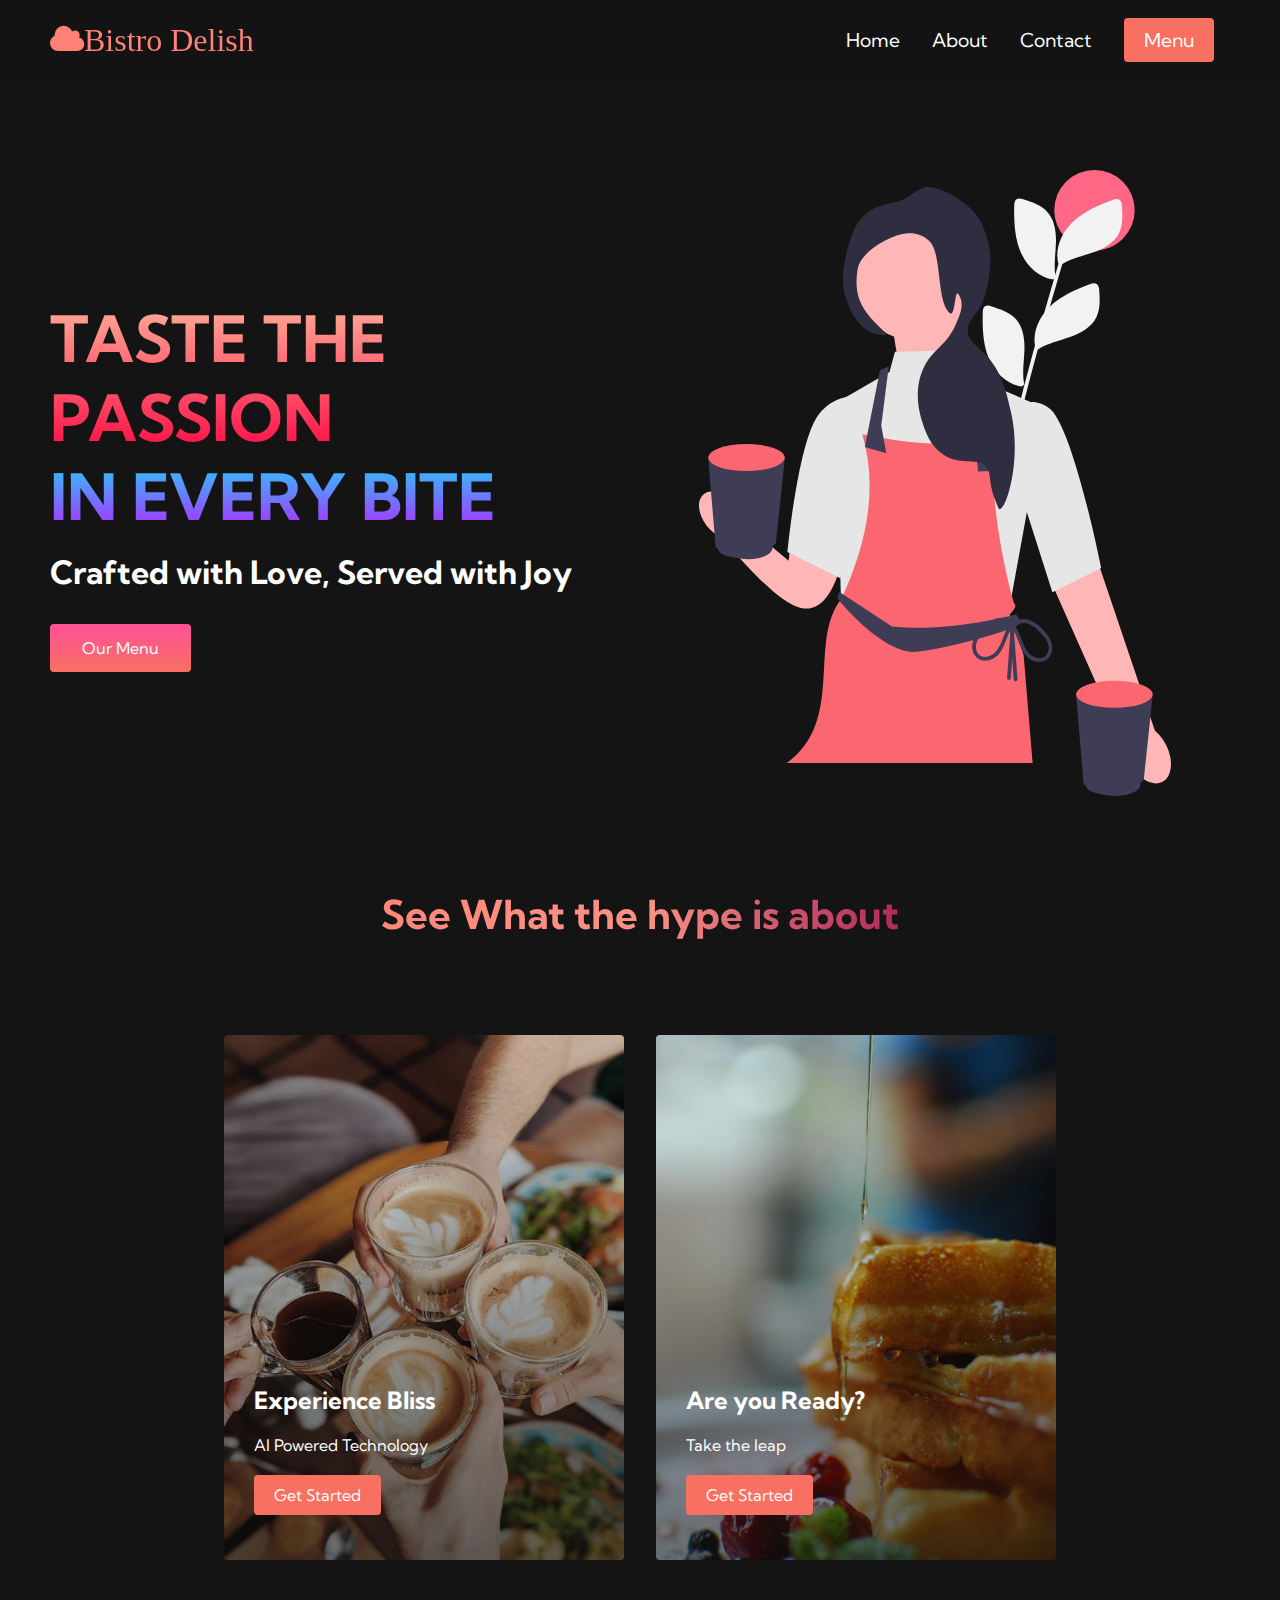
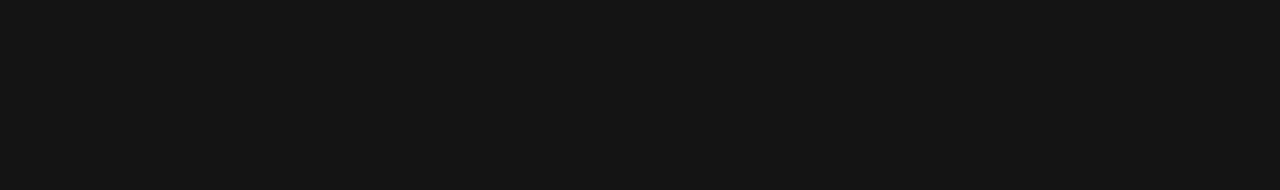
<file: index.html>
<!DOCTYPE html>
<html lang="en">
<head>
    <meta charset="UTF-8">
    <meta name="viewport" content="width=device-width, initial-scale=1.0">
    <title>Bistro Bloom</title>
    <link rel="stylesheet" href="styles.css">
    <link rel="stylesheet" href="https://cdnjs.cloudflare.com/ajax/libs/font-awesome/4.7.0/css/font-awesome.min.css">
    <link rel="preconnect" href="https://fonts.googleapis.com">
<link rel="preconnect" href="https://fonts.gstatic.com" crossorigin>
<link href="https://fonts.googleapis.com/css2?family=Kumbh+Sans:wght@100..900&display=swap" rel="stylesheet">
</head>
<body>

    <!-- Navbar Section -->
    <nav class="navbar">
        <div class="navbar__container">
            <a href="/index.html" i class="fa fa-cloud" id="navbar__logo">Bistro Delish</a>
            <div class="navbar__toggle" id="mobile-menu">
                <span class="bar"></span>
                <span class="bar"></span>
                <span class="bar"></span>
            </div>
            <ul class="navbar__menu">
                <li class="navbar__item">
                    <a href="index.html" class="navbar__links">Home</a>
                </li>
                <li class="navbar__item">
                    <a href="about.html" class="navbar__links">About</a>
                </li>
                <li class="navbar__item">
                    <a href="contact.html" class="navbar__links">Contact</a>
                </li>
                <li class="navbar__btn">
                    <a href="menu.html" class="button">Menu</a>
                </li>
            </ul>
        </div>
    </nav>   

    <!-- Hero Section -->
    <div class="main">
        <div class="main__container">
            <div class="main__content">
                <h1>TASTE THE PASSION</h1>
                <h2>IN EVERY BITE</h2>
                <p>Crafted with Love, Served with Joy</p>
                <button class="main__btn"><a href="/">Our Menu</a></button>
            </div>
            <div class="main__img--container">
                <img src="images/pic1.svg" alt="pic" id="main__img">
            </div>
        </div>
    </div>

    <!-- Service Section -->
<div class="services">
    <h1>See What the hype is about</h1>
    <div class="services__container">
        <div class="services__card">
            <h2>Experience Bliss</h2>
            <p>AI Powered Technology</p>
            <button class="services__card__button"><a href="/">Get Started</a></button>
        </div>
        <div class="services__card">
            <h2>Are you Ready?</h2>
            <p>Take the leap</p>
            <button class="services__card__button"><a href="/">Get Started</a></button>
        </div>
    </div>
</div>

<!-- Footer Section -->
<!----<div class="footer__container">
        <div class="footer__links">
            <div class="footer__link--wrapper">
                <div class="footer__link--items">
                    <h2>About Us</h2>
                    <a href="/">How it works</a>
                    <a href="/">Testimonials</a>
                    <a href="/">Careers</a>
                    <a href="/">Investments</a>
                    <a href="/">Terms of Service</a>
                </div>
                <div class="footer__link--items">
                    <h2>About Us</h2>
                    <a href="/">How it works</a>
                    <a href="/">Testimonials</a>
                    <a href="/">Careers</a>
                    <a href="/">Investments</a>
                    <a href="/">Terms of Service</a>
                </div>
            </div>
            <div class="footer__link--wrapper">
                <div class="footer__link--items">
                    <h2>About Us</h2>
                    <a href="/">How it works</a>
                    <a href="/">Testimonials</a>
                    <a href="/">Careers</a>
                    <a href="/">Investments</a>
                    <a href="/">Terms of Service</a>
                </div>
                <div class="footer__link--items">
                    <h2>About Us</h2>
                    <a href="/">How it works</a>
                    <a href="/">Testimonials</a>
                    <a href="/">Careers</a>
                    <a href="/">Investments</a>
                    <a href="/">Terms of Service</a>
                </div>
            </div>
        </div>
        <div class="social__media">
            <div class="social__media--wrap">
                <div class="footer__logo">
                    <a href="/" id="footer__logo"><i class="fa fa-cloud">Bistro</a>
                </div>
                <p class="website__right">NEXT 2020. All rights reserved</p>
                <div class="social__icons">
                    <a href="/" id="social__icon--link" target="blank">
                        <i class="fab fa-facebook"></i>
                    </a>
                </div>
            </div>
        </div>
    </div>
-->
    <script src="app.js"></script> 
</body>
</html>
</file>
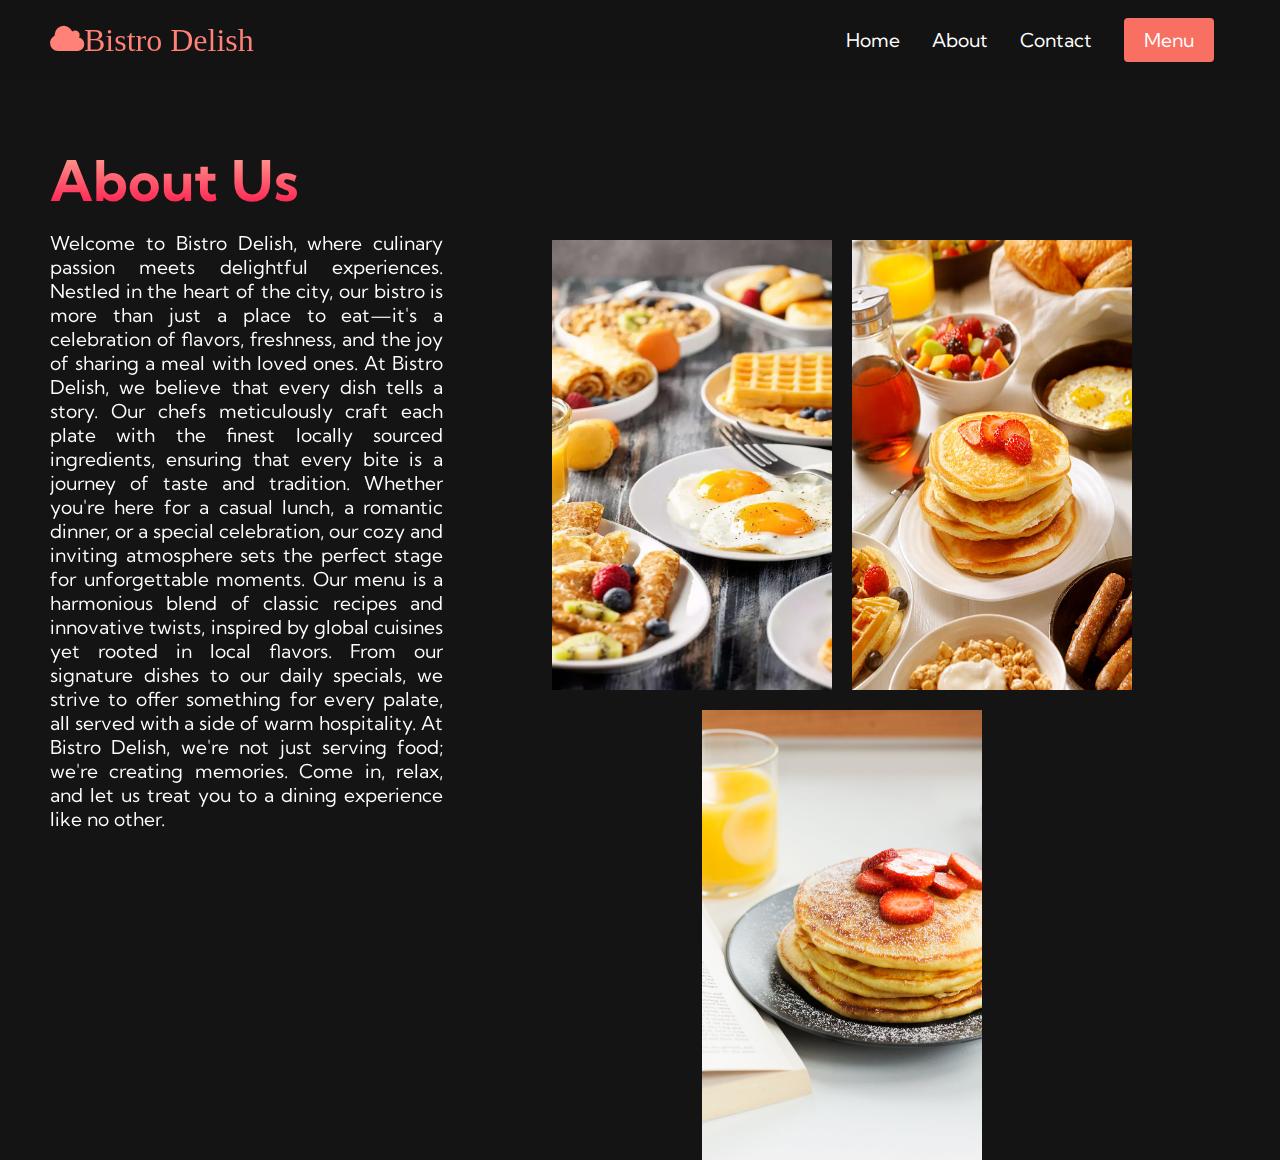
<file: about.html>
<!DOCTYPE html>
<html lang="en">
<head>
    <meta charset="UTF-8">
    <meta name="viewport" content="width=device-width, initial-scale=1.0">
    <title>Bistro Bloom</title>
    <link rel="stylesheet" href="styles.css">
    <link rel="stylesheet" href="https://cdnjs.cloudflare.com/ajax/libs/font-awesome/4.7.0/css/font-awesome.min.css">
    <link rel="preconnect" href="https://fonts.googleapis.com">
<link rel="preconnect" href="https://fonts.gstatic.com" crossorigin>
<link href="https://fonts.googleapis.com/css2?family=Kumbh+Sans:wght@100..900&display=swap" rel="stylesheet">
</head>
<body>    
    
    <!-- Navbar Section -->
    <nav class="navbar">
        <div class="navbar__container">
            <a href="index.html" i class="fa fa-cloud" id="navbar__logo">Bistro Delish</a>
            <div class="navbar__toggle" id="mobile-menu">
                <span class="bar"></span>
                <span class="bar"></span>
                <span class="bar"></span>
            </div>
            <ul class="navbar__menu">
                <li class="navbar__item">
                    <a href="index.html" class="navbar__links">Home</a>
                </li>
                <li class="navbar__item">
                    <a href="about.html" class="navbar__links">About</a>
                </li>
                <li class="navbar__item">
                    <a href="contact.html" class="navbar__links">Contact</a>
                </li>
                <li class="navbar__btn">
                    <a href="menu.html" class="button">Menu</a>
                </li>
            </ul>
        </div>
    </nav>      
    
        <!-- About Section -->
        <div class="about">
            <div class="about__container">
                <div class="about__content">
                    <h1>About Us</h1>
                    <p>Welcome to Bistro Delish, where culinary passion meets delightful experiences. Nestled in the heart of the city, our bistro is more than just a place to eat—it's a celebration of flavors, freshness, and the joy of sharing a meal with loved ones.
                        At Bistro Delish, we believe that every dish tells a story. Our chefs meticulously craft each plate with the finest locally sourced ingredients, ensuring that every bite is a journey of taste and tradition. Whether you're here for a casual lunch, a romantic dinner, or a special celebration, our cozy and inviting atmosphere sets the perfect stage for unforgettable moments.
                        Our menu is a harmonious blend of classic recipes and innovative twists, inspired by global cuisines yet rooted in local flavors. From our signature dishes to our daily specials, we strive to offer something for every palate, all served with a side of warm hospitality.
                        At Bistro Delish, we're not just serving food; we're creating memories. Come in, relax, and let us treat you to a dining experience like no other.</p>
                </div>
                <div class="about__img--container">
                    <img src="images/pic5.jpg" alt="pic" id="about__img">
                    <img src="images/pic6.jpg" alt="pic" id="about__img">
                    <img src="images/pic7.jpg" alt="pic" id="about__img">
                </div>
            </div>
        </div>
</file>
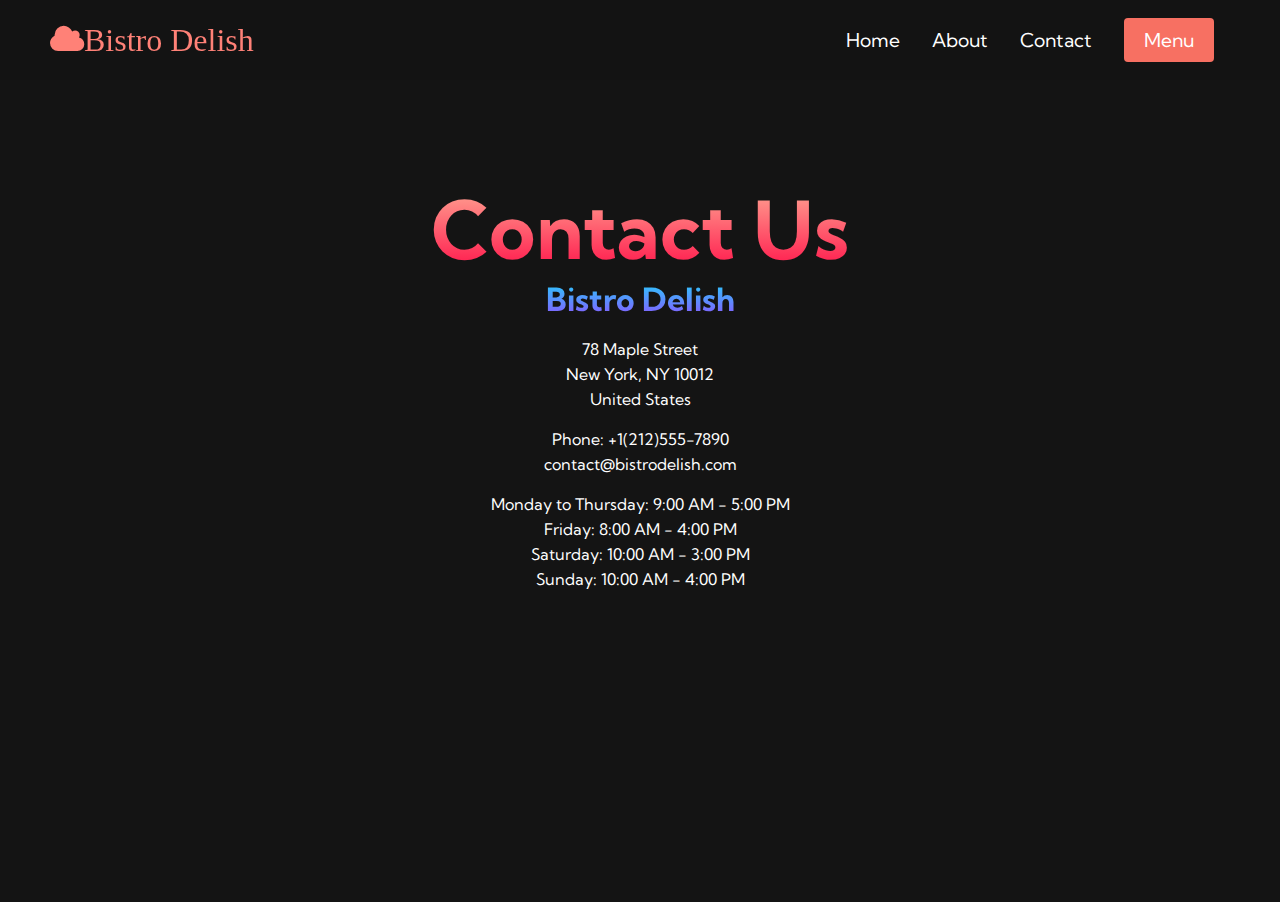
<file: contact.html>
<!DOCTYPE html>
<html lang="en">
<head>
    <meta charset="UTF-8">
    <meta name="viewport" content="width=device-width, initial-scale=1.0">
    <title>Bistro Bloom</title>
    <link rel="stylesheet" href="styles.css">
    <link rel="stylesheet" href="https://cdnjs.cloudflare.com/ajax/libs/font-awesome/4.7.0/css/font-awesome.min.css">
    <link rel="preconnect" href="https://fonts.googleapis.com">
<link rel="preconnect" href="https://fonts.gstatic.com" crossorigin>
<link href="https://fonts.googleapis.com/css2?family=Kumbh+Sans:wght@100..900&display=swap" rel="stylesheet">
</head>
<body>    
    
    <!-- Navbar Section -->
    <nav class="navbar">
        <div class="navbar__container">
            <a href="index.html" i class="fa fa-cloud" id="navbar__logo">Bistro Delish</a>
            <div class="navbar__toggle" id="mobile-menu">
                <span class="bar"></span>
                <span class="bar"></span>
                <span class="bar"></span>
            </div>
            <ul class="navbar__menu">
                <li class="navbar__item">
                    <a href="index.html" class="navbar__links">Home</a>
                </li>
                <li class="navbar__item">
                    <a href="about.html" class="navbar__links">About</a>
                </li>
                <li class="navbar__item">
                    <a href="contact.html" class="navbar__links">Contact</a>
                </li>
                <li class="navbar__btn">
                    <a href="menu.html" class="button">Menu</a>
                </li>
            </ul>
        </div>
    </nav> 

        <!-- Contact Section -->
        <div class="contact">
            <div class="contact__container">
                <div class="contact__content1">
                    <h1>Contact Us</h1>
                    <h2>Bistro Delish</h2>
                    <p>78 Maple Street</p>
                    <p>New York, NY 10012</p>
                    <p>United States</p>
                </div>
                <div class="contact__content2">
                    <p>Phone: +1(212)555-7890</p>
                    <p>contact@bistrodelish.com</p>
                </div>
                <div class="contact__content3">
                    <p>Monday to Thursday: 9:00 AM - 5:00 PM</p>
                    <p>Friday: 8:00 AM - 4:00 PM</p>
                    <p>Saturday: 10:00 AM - 3:00 PM</p>
                    <p>Sunday: 10:00 AM - 4:00 PM</p>
                </div>
            </div>
        </div>
</file>
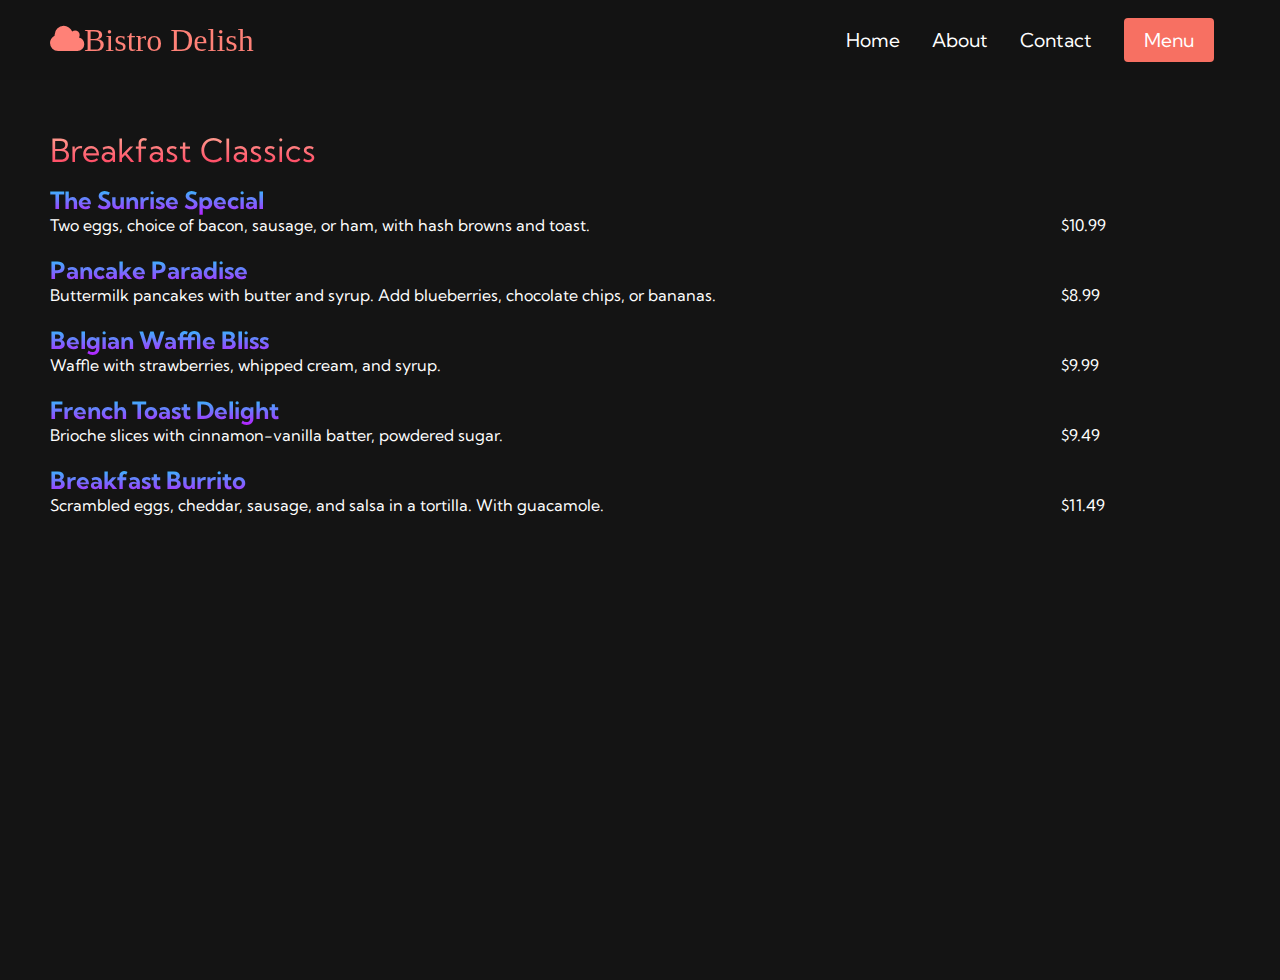
<file: menu.html>
<!DOCTYPE html>
<html lang="en">
<head>
    <meta charset="UTF-8">
    <meta name="viewport" content="width=device-width, initial-scale=1.0">
    <title>Bistro Bloom</title>
    <link rel="stylesheet" href="styles.css">
    <link rel="stylesheet" href="https://cdnjs.cloudflare.com/ajax/libs/font-awesome/4.7.0/css/font-awesome.min.css">
    <link rel="preconnect" href="https://fonts.googleapis.com">
<link rel="preconnect" href="https://fonts.gstatic.com" crossorigin>
<link href="https://fonts.googleapis.com/css2?family=Kumbh+Sans:wght@100..900&display=swap" rel="stylesheet">
</head>
<body>

    <!-- Navbar Section -->
    <nav class="navbar">
        <div class="navbar__container">
            <a href="/index.html" i class="fa fa-cloud" id="navbar__logo">Bistro Delish</a>
            <div class="navbar__toggle" id="mobile-menu">
                <span class="bar"></span>
                <span class="bar"></span>
                <span class="bar"></span>
            </div>
            <ul class="navbar__menu">
                <li class="navbar__item">
                    <a href="index.html" class="navbar__links">Home</a>
                </li>
                <li class="navbar__item">
                    <a href="about.html" class="navbar__links">About</a>
                </li>
                <li class="navbar__item">
                    <a href="contact.html" class="navbar__links">Contact</a>
                </li>
                <li class="navbar__btn">
                    <a href="menu.html" class="button">Menu</a>
                </li>
            </ul>
        </div>
    </nav>   


    <div class="menu">
        <div class="menu__container">
            <div class="menu__content1">
                <h>Breakfast Classics</h>
                <h1>The Sunrise Special</h1>
                <div class="menu__description">
                    <p>Two eggs, choice of bacon, sausage, or ham, with hash browns and toast.</p>
                    <p>$10.99</p>
                </div>
                <h1>Pancake Paradise</h1>
                <div class="menu__description">
                    <p>Buttermilk pancakes with butter and syrup. Add blueberries, chocolate chips, or bananas.</p>
                    <p>$8.99</p>
                </div>
                <h1>Belgian Waffle Bliss</h1>
                <div class="menu__description">
                    <p>Waffle with strawberries, whipped cream, and syrup.</p>
                    <p>$9.99</p>
                </div>
                <h1>French Toast Delight</h1>
                <div class="menu__description">
                    <p>Brioche slices with cinnamon-vanilla batter, powdered sugar.</p>
                    <p>$9.49</p>
                </div>
                <h1>Breakfast Burrito</h1>
                <div class="menu__description">
                    <p>Scrambled eggs, cheddar, sausage, and salsa in a tortilla. With guacamole.</p>
                    <p>$11.49</p>
                </div>
            </div>
            
        </div>
    </div>
</file>
<file: styles.css>
*{
    box-sizing: border-box;
    margin: 0;
    padding: 0;
    font-family: 'Kumbh Sans', sans-serif;
}
.navbar{
    background: #131313;
    height: 80px;
    display: flex;
    justify-content: center;
    align-items: center;
    font-size: 1.2rem;
    position: sticky;
    top: 0;
    z-index:999;
}

.navbar__container{
    display: flex;
    justify-content: space-between;
    height: 80px;
    z-index: 1;
    width: 100%;
    /* max-width: 1300px; */
    margin: 0 auto;
    padding: 0 50px;
}

#navbar__logo{
    background-color: #ff8177;
    background-image: linear-gradient(to top, #ff0844 0%, #ffb199, 100%);
    background-size: 100%;
    -webkit-background-clip: text;
    -moz-background-clip: text;
    -webkit-text-fill-color: transparent;
    -moz-text-fill-color: transparent;
    display: flex;
    align-items: center;
    cursor: pointer;
    text-decoration: none;
    font-size: 2rem;
}

fa-gem{
    margin-right: 0.5rem;
}

.navbar__menu{
    display:flex;
    align-items: center;
    list-style: none;
    text-align: center;
    
}

.navbar__item{
    height: 80px;   
}

.navbar__links{
    color:#fff;
    display: flex;
    align-items: center;
    justify-content: center;
    padding: 0 1rem;
    text-decoration: none;
    height: 100%;
}

.navbar__btn{
    display: flex;
    justify-content:center;
    align-items: center;
    padding: 0 1rem;
    width: 100%;
}

.button{
    display: flex;
    justify-content: center;
    align-items: center;
    text-decoration: none;
    padding: 10px 20px;
    height: 100%;
    width: 100%;
    border: none;
    outline: none;
    border-radius: 4px;
    background: #f77062;
    color: #fff;
}

.button:hover{
    background: #4837ff;
    transition: all 0.3s ease;
}

.navbar__links:hover{
    color: #f77062;
    transition: all 0.3s ease;
}

@media screen and (max-width: 960px){
    .navbar__container {
        display: flex;
        justify-content: space-between;
        height: 80px;
        z-index: 1;
        width: 100%;
        max-width: 1300px;
        padding: 0;
    }


.navbar__menu {
    display: grid;
    grid-template-columns: auto;
    margin: 0;
    width: 100%;
    position: absolute;
    top: -1000px;
    opacity: 0;
    transition: all 0.5s ease;
    height: 50vh;
    z-index: -1;
}

.navbar__menu.active {
    background: #131313;
    top: 100%;
    opacity: 1;
    transition: all 0.5s ease;
    z-index: 99;
    height: 50vh;
    font-size: 1.6rem;
}

#navbar__logo {
    padding-left:25px;
}

.navbar__toggle .bar{
    width: 25px;
    height: 3px;
    margin: 5px auto;
    transition: all 0.3s ease-in-out;
    background: #fff;
}

.navbar__item {
    width: 100%;
}

.navbar__links {
    text-align: center;
    padding: 2rem;
    width: 100%;
    display: table;
}

#mobile-menu {
    position: absolute;
    top:30%;
    right: 5%;
    transform: translate (5%, 30%);

}

.navbar__btn {
    padding-bottom: 2rem;  
}

.button {
    display: flex;
    justify-content: center;
    align-items: center;
    width: 80%;
    height: 80px;
    margin: 0;
}

.navbar__toggle .bar{
    display: block;
    cursor: pointer;
}

#mobile-menu.is-active .bar:nth-child(2){
    opacity: 0;
}

#mobile-menu.is-active .bar:nth-child(1){
    transform: translateY(8px) rotate(45deg);
}
#mobile-menu.is-active .bar:nth-child(3){
    transform: translateY(-8px) rotate(-45deg);
}
}

/* Hero Section CSS */
.main{
    background: #141414;
    
}

.main__container{
    display:grid;
    grid-template-columns: 1fr 1fr;
    align-items: center;
    justify-self: center;
    margin: 0 auto;
    height: 90vh;
    background-color: #141414;
    width: 100%;
    max-width: 1300px;
    padding: 0 50px;
}

.main__content h1 {
    font-size: 4rem;
    background-color: #ff8177;
    background-image: linear-gradient(to top, #ff0844 0%, #ffb199 100%);
    background-size: 100%;
    -webkit-background-clip: text;
    -moz-background-clip: text;
    -webkit-text-fill-color: transparent;
    -moz-text-fill-color: transparent;
}
.main__content h2 {
    font-size: 4rem;
    background-color: #ff8177;
    background-image: linear-gradient(to top, #b721ff 0%, #21d4fd 100%);
    background-size: 100%;
    -webkit-background-clip: text;
    -moz-background-clip: text;
    -webkit-text-fill-color: transparent;
    -moz-text-fill-color: transparent;
}
.main__content p{
    margin-top: 1rem;
    font-size: 2rem;
    font-weight: 700;
    color: white;
}

.main__btn {
    font-size: 1rem;
    background-image: linear-gradient(to top, #f77062 0%, #fe5196 100%);
    padding: 14px 32px;
    border:none;
    border-radius: 4px;
    color: #fff;
    margin-top: 2rem;
    position: relative;
    transition: all 0.35s;
    outline: none;
}

.main__btn a{
    position: relative;
    z-index: 2; /* ces bhay cest pour le hover effect */
    color: #fff;
    text-decoration: none; /* enlever le underline */
}

.main__btn:after{
    position: absolute;
    content: '';
    top: 0;
    left: 0;
    width: 0;
    height: 100%;
    background: #4837ff;
    transition: all 0.35s;
    border-radius: 4px;
}

.main__btn:hover{
    color: #fff;
}
.main__btn:hover:after{
    width: 100%;
}

.main__img--container{
    text-align: center;
}

#main__img{
    height:80%;
    width:80%;
}

/* Mobile Responsive */
@media screen and (max-width: 768px){
 .main__container {
    display: grid;
    grid-template-columns: auto;
    align-items: center;
    justify-self: center;
    width: 100%;
    margin: 0 auto;
    height: 90vh;
}

.main__content {
    text-align: center;
    margin-bottom: 4rem;
}
.main__content h1 {
    font-size: 2.5rem;
    margin-top: 2rem;
}

.main__content h2{
    font-size:3rem;
}
.main__content p{
    margin-top:1rem;
    font-size: 1.5rem;
}
}

@media screen and (max-width: 480px) {
    .main__content h1 {
        font-size: 2.5rem;
        margin-top: 3rem;
    }
    
    .main__content h2{
        font-size:2rem;
    }
    .main__content p{
        margin-top:2rem;
        font-size: 1.5rem;
    }    
    .main__btn {
        padding: 12px 36px;
        margin: 2.5rem 0;
    }
}


    /* Service Section */

.services{
    background:#141414;
    display:flex;
    flex-direction: column;
    height: 100vh;
    align-items: center;

}
.services__container{
    display:flex;
    justify-content:center;
    flex-wrap: wrap;
   
}
.services h1{
    background-color: #ff8177;
    background-image: linear-gradient(to right, #ff8177 0%, #ff867a 0%, #ff8c7f 21%, #f99185 52%, #cf556c 78%, #b12a5b 100%);
    background-size: 100%;
    margin-bottom: 5rem;
    font-size: 2.5rem;
    -webkit-background-clip: text;
    -moz-background-clip: text;
    -webkit-text-fill-color: transparent;
    -moz-text-fill-color: transparent;
}

.services__card {
    margin: 1rem;
    height:525px;
    width: 400px;
    border-radius: 4px;
    background-image: linear-gradient(to bottom, rgba(0,0,0,0) 0%, rgba(17,17,17,0.6) 100%), url("/images/pic3.jpeg");
    background-size:cover;
    position: relative;
    color: #fff;
}

.services__card:nth-child(2) {
    background-image: linear-gradient(to bottom, rgba(0,0,0,0) 0%, rgba(17,17,17,0.6) 100%), url("/images/pic4.jpg");
}
.services h2{
    position: absolute;
    top:350px;
    left: 30px;
}
.services__card p{
    position: absolute;
    top: 400px;
    left: 30px;
}

.services__card__button {
    color: #fff;
    padding: 10px 20px;
    border: none;
    outline: none;
    border-radius: 4px;
    background: #f77062;
    position: absolute;
    top: 440px;
    left: 30px;
    font-size: 1rem;
    cursor: pointer;   
}
.services__card__button a{
    text-decoration: none;
    color: #fff;
}

.services__card:hover {
    transform: scale(1.075);
    transition: 0.2s ease-in;
    cursor: pointer;
}

@media screen and (max-width:960px){
    .services{
        height: 1500px;
    }

    .services h1 {
        font-size: 2rem;
        margin-top: 12rem;
    }
}

@media screen and (max-width:480px){
    .services{
        height: 1500px;
    }

    .services h1{
        font-size: 1.2rem;
    }

    .services__card{
        width: 300px;
    }
}




/* About us CSS */
.about{
    background: #141414;
    
}

.about__container{
    display:grid;
    /* grid-template-columns: 1fr minmax(auto, 50%); */
    grid-template-columns: 1fr 2fr;
    /* align-items: center; */
    justify-self: center;
    margin: 0 auto;
    height: 91.3vh;
    background-color: #141414;
    width: 100%;
    max-width: 1600px;
    padding: 0 50px;
    padding-top: 50px;
}
.about__content {
    
    width: 100%;
}
.about__content h1 {
    font-size: 5rem;
    background-color: #ff8177;
    background-image: linear-gradient(to top, #ff0844 0%, #ffb199 100%);
    background-size: 100%;
    -webkit-background-clip: text;
    -moz-background-clip: text;
    -webkit-text-fill-color: transparent;
    -moz-text-fill-color: transparent;
}
.about__content p {
    font-size: 1.3rem;
    background-color: white;
    text-align: justify;
    background-size: 100%;
    -webkit-background-clip: text;
    -moz-background-clip: text;
    -webkit-text-fill-color: transparent;
    -moz-text-fill-color: transparent;
}

.about__img--container{
    display:flex;
    justify-content:center;
    flex-wrap: wrap;
    padding-left:10px;
    padding-top: 100px;
    
}

#about__img{
    height: 450px; /* Fixed height for images */
    width: 280px; /* Fixed width for images */
    flex: 0 0 auto; /* Prevent images from growing or shrinking */
    margin: 10px; /* Space around each image */

}


/* Mobile Responsive */
@media screen and (max-width: 1481px){
    .about__container {
        height: 120vh;
   }
   
   .about__content h1 {
       font-size: 3.5rem;
       margin-top: 1rem;
   }
   
   .about__content p{
       margin-top:1rem;
       font-size: 1.2rem;
   }
   
   }
   
   @media screen and (max-width: 1030px) {
        .about__container {
        height: 110vh;
        }
        .about__content{
            width: 300px;
        }
       .about__content h1 {
           font-size: 2.5rem;
           margin-top: 3rem;
       }
       
       .main__content p{
           margin-top:2rem;
           font-size: 1.5rem;
       }    
       #about__img{
        height: 338px; /* Fixed height for images */
        width: 210px; /* Fixed width for images */
        flex: 0 0 auto; /* Prevent images from growing or shrinking */
        margin: 10px; /* Space around each image */
    }
   }

   @media screen and (max-width: 1030px) {
    .about__container {
    height: 140vh;
    }
}

@media screen and (max-width: 621px) {
    .about__container {
        display: flex;
        flex-direction: column; /* Stack content vertically */
        align-items: center; /* Center content horizontally */
        gap: 20px; /* Space between text and images */
        height: 240vh;
    }
    .about__content h1 {
        width: 100%; /* Ensure text takes full width */
        text-align: center;
    }

    .about__content p {
        width: 100%; /* Ensure text takes full width */
    }

    .about__img--container {
        width: 100%; /* Ensure image container takes full width */
        flex-direction: column; /* Stack images vertically */
        align-items: center; /* Center images horizontally */
        gap: 10px; /* Space between stacked images */
    }
}

.contact{
    background: #141414;   
}

.contact__container{
    height:91.3vh;
    text-align: center;
    display:flex;
    flex-direction: column;
    justify-self: center;
    margin: 0 auto;
    width: 100%;
    max-width: 1600px;
    padding: 0 50px;
    padding-top: 100px;
}
.contact__content1 {
    padding-bottom: 15px;
}
.contact__content1 h1 {
    font-size: 5rem;
    background-color: #ff8177;
    background-image: linear-gradient(to top, #ff0844 0%, #ffb199 100%);
    background-size: 100%;
    -webkit-background-clip: text;
    -moz-background-clip: text;
    -webkit-text-fill-color: transparent;
    -moz-text-fill-color: transparent;
}

.contact__content1 h2 {
    font-size: 2rem;
    background-color: #ff8177;
    background-image: linear-gradient(to top, #b721ff 0%, #21d4fd 100%);
    background-size: 100%;
    -webkit-background-clip: text;
    -moz-background-clip: text;
    -webkit-text-fill-color: transparent;
    -moz-text-fill-color: transparent;
    padding-bottom: 15px;
}

.contact__content1 p {
    font-size: 1rem;
    color: white;
    margin-top: 5px;
}
.contact__content2{
    padding-bottom: 15px;
}
.contact__content2 p{
    font-size: 1rem;
    color: white;
    margin-top: 5px;
}
.contact__content3 p{
    font-size: 1rem;
    color: white;
    margin-top: 5px;
}


/* Menu Section */
.menu{
    background:#141414;
    min-height: 100vh;
}
.menu__container{
    display:flex;
    text-align: center;
    color: white;
    padding: 50px 300px;
}

.menu__content1{
    display:flex;
    flex-direction: column;
    text-align: left;
    width: 100vw;
}

.menu__description{
    display: grid;
    grid-template-columns: 6fr 1fr;
}

.menu__content1 h{
    font-size: 2rem;
    background-color: #ff8177;
    background-image: linear-gradient(to top, #ff0844 0%, #ffb199 100%);
    background-size: 100%;
    -webkit-background-clip: text;
    -moz-background-clip: text;
    -webkit-text-fill-color: transparent;
    -moz-text-fill-color: transparent;
    padding-bottom: 15px;
}
.menu__content1 h1{
    font-size: 1.5rem;
    background-color: #ff8177;
    background-image: linear-gradient(to top, #b721ff 0%, #21d4fd 100%);
    background-size: 100%;
    -webkit-background-clip: text;
    -moz-background-clip: text;
    -webkit-text-fill-color: transparent;
    -moz-text-fill-color: transparent;
}
.menu__content1 p{
    padding-bottom: 20px;
}


@media screen and (max-width: 1350px) {
    .menu__container{
        padding: 50px 50px;
    }
}
</file>
